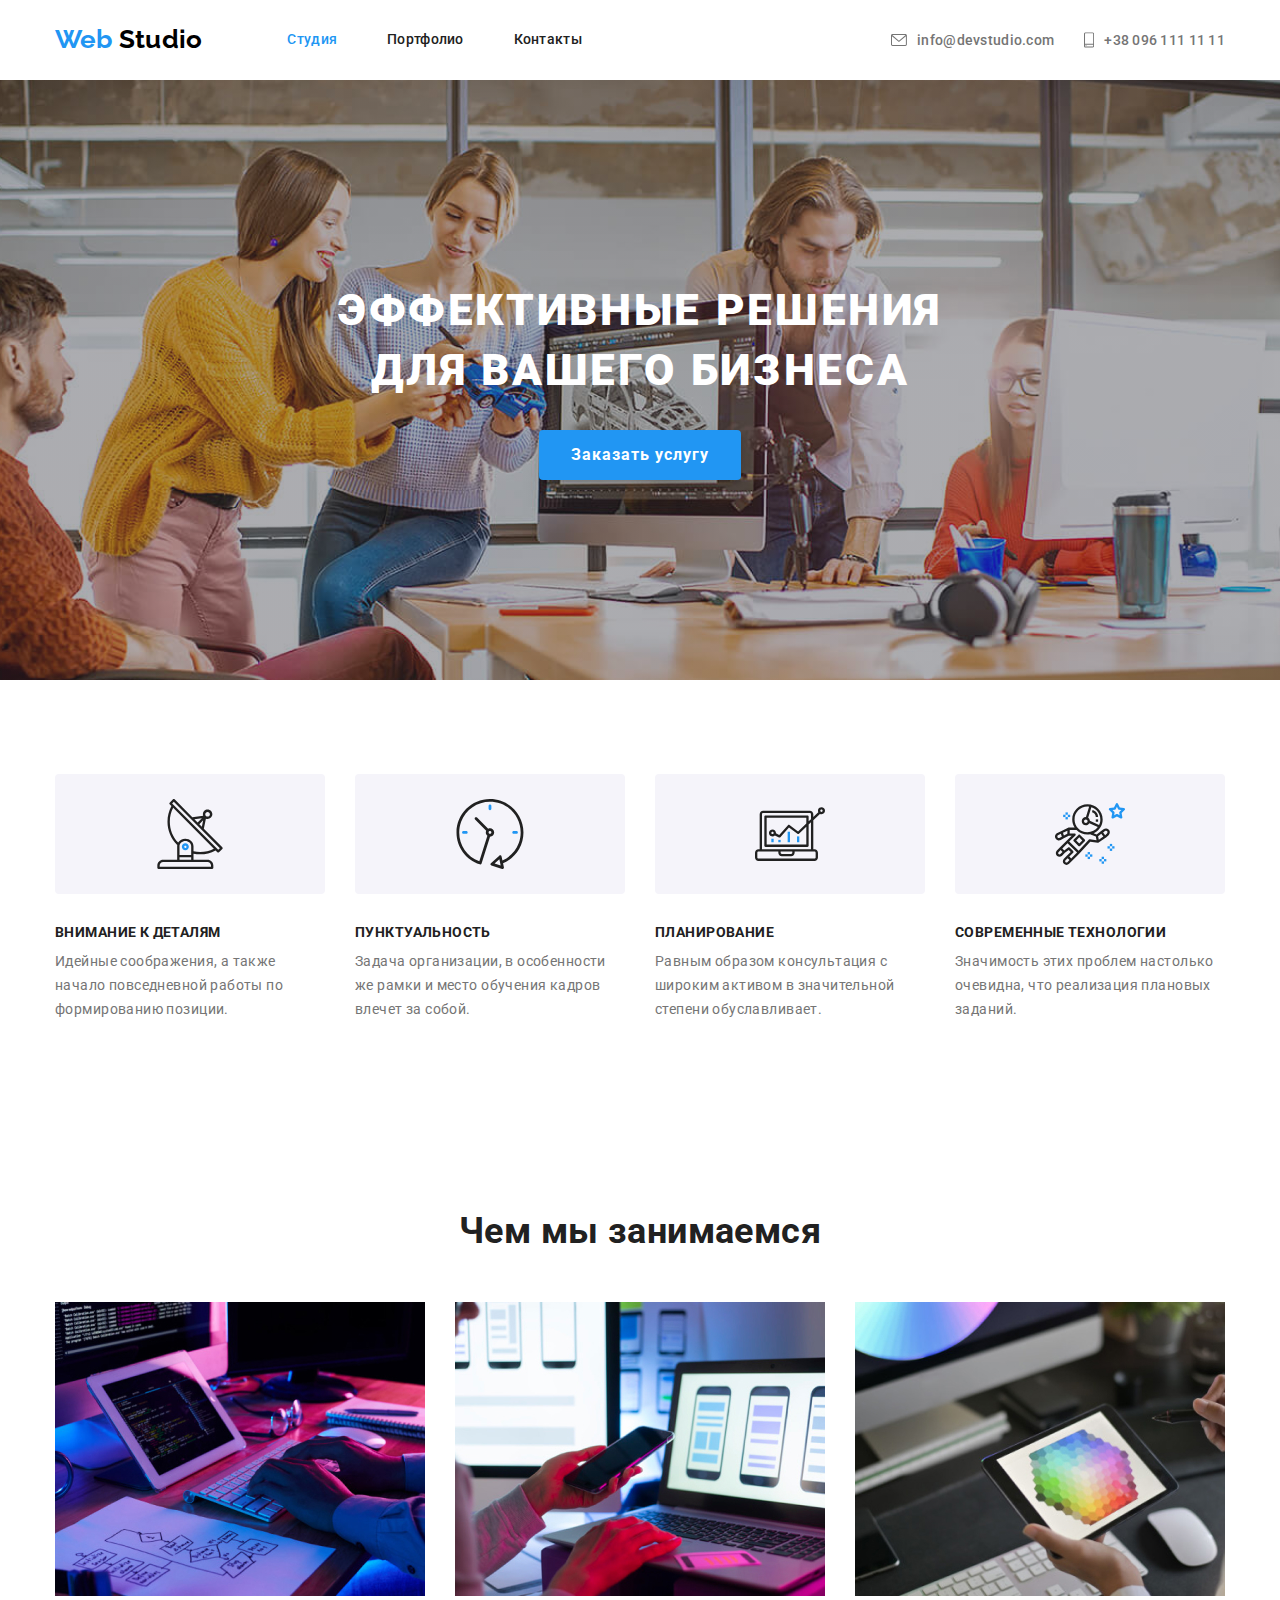
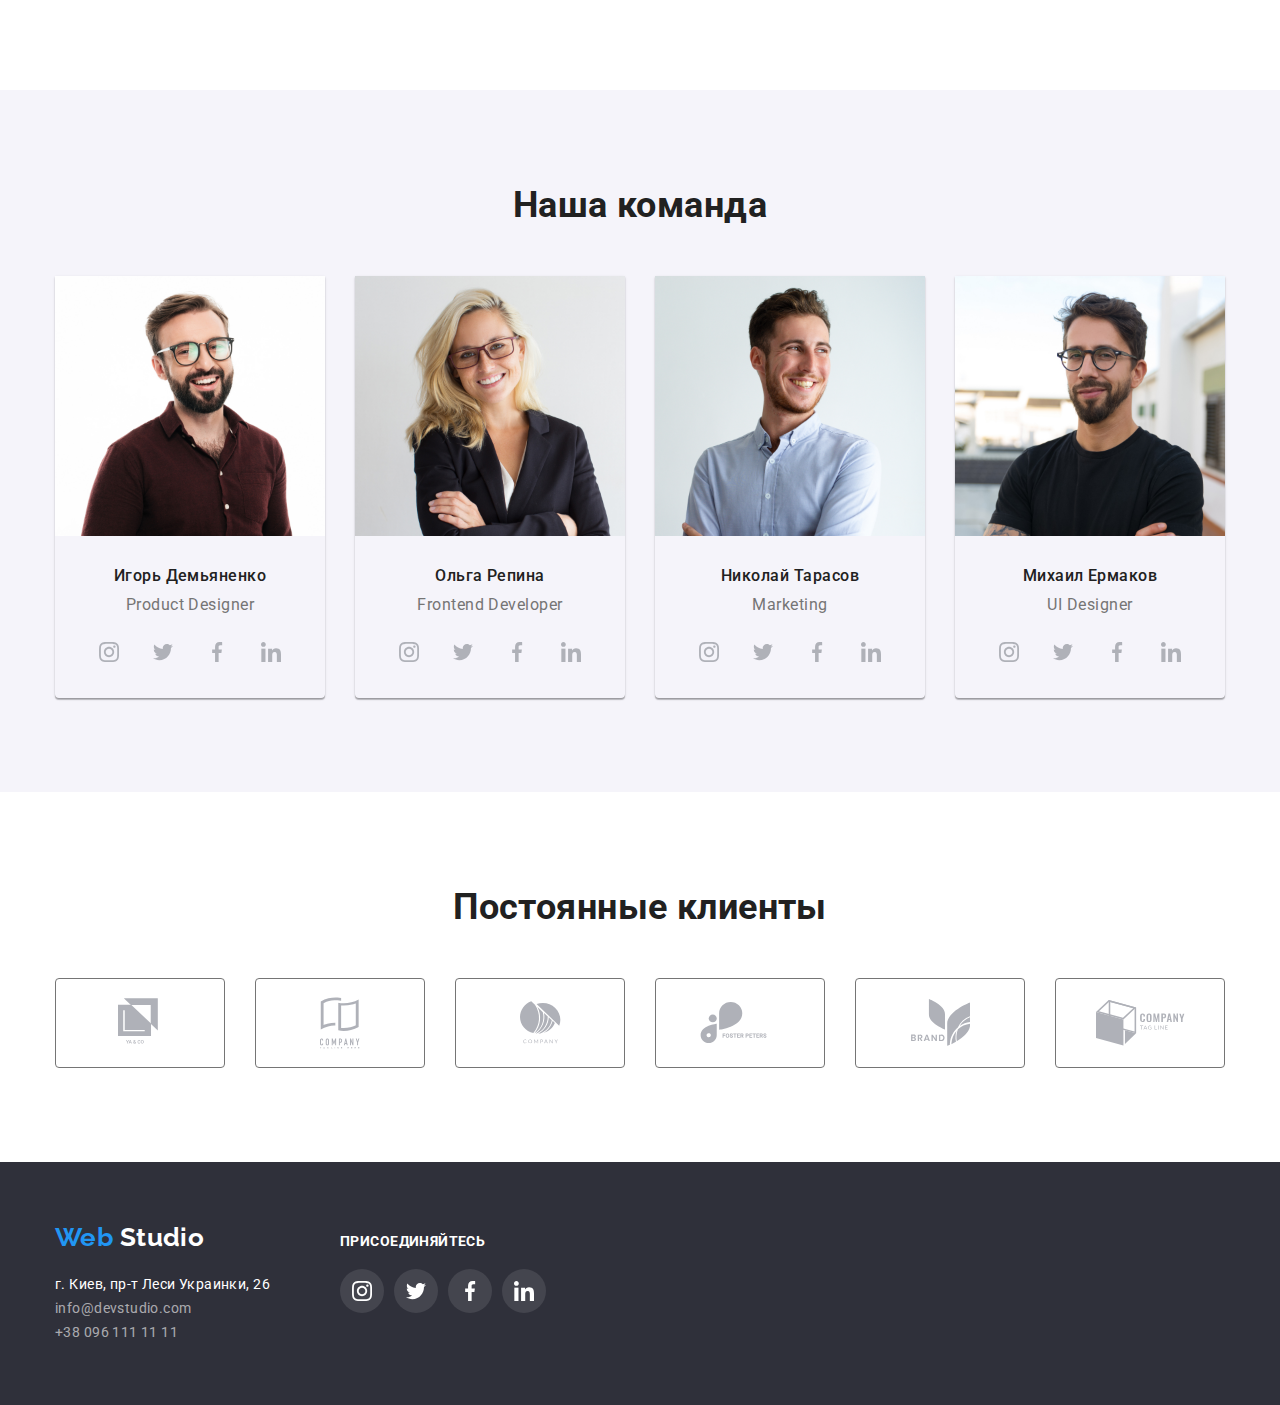
<file: index.html>
<!DOCTYPE html>
<html lang="en">
  <head>
    <meta charset="UTF-8" />
    <meta name="viewport" content="width=device-width, initial-scale=1.0" />
    <meta http-equiv="X-UA-Compatible" content="ie=edge" />
    <title>Web Studio</title>
    <link href="https://fonts.googleapis.com/css2?family=Raleway:wght@700&family=Roboto:wght@400;500;700;900&display=swap" rel="stylesheet" />
    <link rel="stylesheet" href="./css/normalize.css" />
    <link rel="stylesheet" href="./css/style.css" />
  </head>

  <body>
    <!-- Шапка сайта -->
    <header class="page-header">
      <div class="container flexbox">
        <nav class="navigation">
          <a class="logotype" href="./index.html"><span class="logotype-web">Web</span> Studio</a>
          <ul class="list menu-list">
            <li class="menu-item"><a href="./index.html" class="menu-link current">Студия</a></li>
            <li class="menu-item"><a href="./portfolio.html" class="menu-link">Портфолио</a></li>
            <li class="menu-item"><a href="#" class="menu-link">Контакты</a></li>
          </ul>
        </nav>
       
        <address class="adress-top">
        <ul class="list menu-contacts">
            <li class="mail">
              <a href="mailto:info@devstudio.com" class="email-link" aria-label="ссылка на почту">
                 <svg class="sprite-envelope" width="16" height="12">
                 <use href="./images/sprite_new.svg#icon-envelope_hover"></use>
                 </svg>
                info@devstudio.com
              </a>
            </li>

            <li class="phone">
              <a href="tel:+380961111111" class="phone-link" aria-label="телефон"> 
                 <svg class="sprite-smartphone" width="10" height="16">
                 <use href="./images/sprite_new.svg#icon-smartphone"></use>
                 </svg>
                +38 096 111 11 11</a>
            </li>
        </ul>
      </address>
      </div>
    </header>

    <main>
    <section class="hero">
    <!-- our landmarks -->
     <div class="container">
      <div>
        <h1 class="hero-title">Эффективные решения <br />для вашего бизнеса</h1>
        <button class="btn">Заказать услугу</button>
      </div>
     </div>
    </section>

    <section class="section">
      <div class="container">
      <ul class="list principles">
        <li class="priorities">
          <div class="cover" aria-label="внимание к деталям">
            <svg class="sprite-antenna" width="70" height="70">
              <use href="./images/sprite_new.svg#icon-antenna1"></use>
            </svg>
          </div>
          <h3 class="title-label">Внимание к деталям</h3>
          <p class="section-description">Идейные соображения, а также начало повседневной работы по формированию позиции.</p>
        </li>
     
        <li class="priorities">
          <div class="cover" aria-label="пунктуальность">
            <svg class="sprite-clock" width="70" height="70">
              <use href="./images/sprite_new.svg#icon-clock1"></use>
            </svg>
          </div>
          <h3 class="title-label">Пунктуальность</h3>
          <p class="section-description">Задача организации, в особенности же рамки и место обучения кадров влечет за собой.</p>
        </li>
     
        <li class="priorities">
          <div class="cover" aria-label="планирование">
            <svg class="sprite-diagram" width="70" height="70">
              <use href="./images/sprite_new.svg#icon-diagram1"></use>
            </svg>
          </div>
          <h3 class="title-label">Планирование</h3>
          <p class="section-description">Равным образом консультация с широким активом в значительной степени обуславливает.</p>
        </li>
     
        <li class="priorities">
          <div class="cover" aria-label="технологии">
            <svg class="sprite-diagram" width="70" height="70">
              <use href="./images/sprite_new.svg#icon-astronaut1"></use>
            </svg>
          </div>
          <h3 class="title-label">Современные технологии</h3>
          <p class="section-description">Значимость этих проблем настолько очевидна, что реализация плановых заданий.</p>
        </li>
      </ul>
      </div>
    </section>

    <!-- activity -->
    <section class="section">
      <div class="container">
        <h2 class="section-title">Чем мы занимаемся</h2>
      <ul class="list activity-list">
        <li class="activity-item">
          <img class="activity-picture" src="./images/desktop.jpg" width="370" alt="приложение"/>
          <!-- <h3 class="activity">Десктопные приложения</h3> -->
        </li>
      
        <li class="activity-item">
          <img class="activity-picture" src="./images/mobile.jpg" width="370" alt="телефон"/>
         <!-- <h3 class="activity">Мобильные приложения</h3> -->
        </li>
      
        <li class="activity-item">
          <img class="activity-picture" src="./images/monitor.jpg" width="370" alt="монитор"/>
         <!-- <h3 class="activity">Дизайнерские решения</h3> -->
        </li>
      </ul>
      </div>
      </section>
        
    <!-- our team -->
    <section class="teams">
      <div class="container">
      <h2 class="section-title">Наша команда</h2>
      <ul class="list team-list">
        <li class="team-item">
          <img class="member" src="./images/ihor.jpg" width="270" alt="фото Игорь"/>
          <h3 class="member-name" lang="ru">Игорь Демьяненко</h3>
          <p class="member-position" lang="en">Product Designer</p>

        <ul class="list">
            <li class="icon-list">
              <a href="https://www.instagram.com/" target="_blank" rel="noopener noreferrer" aria-label="ссылка на instagram" class="icon">
                <svg class="smm-icon" width="20" height="20">
                  <use href="./images/sprite_new.svg#icon-instagram2"></use>
                </svg>
              </a>
            </li>

            <li class="icon-list">
              <a href="https://twitter.com/" target="_blank" rel="noopener noreferrer" aria-label="ссылка на twitter" class="icon">
                <svg class="smm-icon" width="20" height="20">
                  <use href="./images/sprite_new.svg#icon-twitter1"></use>
                </svg>
              </a>
            </li>

            <li class="icon-list">
              <a href="https://facebook.com/" target="_blank" rel="noopener noreferrer" aria-label="ссылка на facebook" class="icon">
                <svg class="smm-icon" width="20" height="20">
                  <use href="./images/sprite_new.svg#icon-facebook1"></use>
                </svg>
              </a>
            </li>

            <li class="icon-list">
              <a href="https://www.linkedin.com" target="_blank" rel="noopener noreferrer" aria-label="ссылка на linkedin" class="icon">
                <svg class="smm-icon" width="20" height="20">
                  <use href="./images/sprite_new.svg#icon-linkedin1"></use>
                </svg>
                </a>
            </li>
        </ul>

        </li>
      
        <li class="team-item">
          <img class="member" src="./images/olga.jpg" width="270" alt="фото Ольга"/>
          <h3 class="member-name" lang="ru">Ольга Репина</h3>
          <p class="member-position" lang="en">Frontend Developer</p>

          <ul class="list">
            <li class="icon-list">
              <a href="https://www.instagram.com/" target="_blank" rel="noopener noreferrer" aria-label="ссылка на instagram" class="icon">
                <svg class="smm-icon" width="20" height="20">
                  <use href="./images/sprite_new.svg#icon-instagram2"></use>
                </svg>
              </a>
            </li>

            <li class="icon-list">
              <a href="https://twitter.com/" target="_blank" rel="noopener noreferrer" aria-label="ссылка на twitter" class="icon">
                <svg class="smm-icon" width="20" height="20">
                  <use href="./images/sprite_new.svg#icon-twitter1"></use>
                </svg>
              </a>
            </li>

            <li class="icon-list">
              <a href="https://facebook.com/" target="_blank" rel="noopener noreferrer" aria-label="ссылка на facebook" class="icon">
                <svg class="smm-icon" width="20" height="20">
                  <use href="./images/sprite_new.svg#icon-facebook1"></use>
                </svg>
              </a>
            </li>

            <li class="icon-list">
              <a href="https://www.linkedin.com" target="_blank" rel="noopener noreferrer" aria-label="ссылка на linkedin" class="icon">
                <svg class="smm-icon" width="20" height="20">
                  <use href="./images/sprite_new.svg#icon-linkedin1"></use>
                </svg>
                </a>
            </li>
        </ul>

        </li>
      
        <li class="team-item">
          <img class="member" src="./images/nikola.jpg" width="270" alt="фото Николай"/>
          <h3 class="member-name" lang="ru">Николай Тарасов</h3>
          <p class="member-position" lang="en">Marketing</p>

          <ul class="list">
            <li class="icon-list">
              <a href="https://www.instagram.com/" target="_blank" rel="noopener noreferrer" aria-label="ссылка на instagram" class="icon">
                <svg class="smm-icon" width="20" height="20">
                  <use href="./images/sprite_new.svg#icon-instagram2"></use>
                </svg>
              </a>
            </li>

            <li class="icon-list">
              <a href="https://twitter.com/" target="_blank" rel="noopener noreferrer" aria-label="ссылка на twitter" class="icon">
                <svg class="smm-icon" width="20" height="20">
                  <use href="./images/sprite_new.svg#icon-twitter1"></use>
                </svg>
              </a>
            </li>

            <li class="icon-list">
              <a href="https://facebook.com/" target="_blank" rel="noopener noreferrer" aria-label="ссылка на facebook" class="icon">
                <svg class="smm-icon" width="20" height="20">
                  <use href="./images/sprite_new.svg#icon-facebook1"></use>
                </svg>
              </a>
            </li>

            <li class="icon-list">
              <a href="https://www.linkedin.com" target="_blank" rel="noopener noreferrer" aria-label="ссылка на linkedin" class="icon">
                <svg class="smm-icon" width="20" height="20">
                  <use href="./images/sprite_new.svg#icon-linkedin1"></use>
                </svg>
                </a>
            </li>
        </ul>

        </li>

        <li class="team-item">
          <img class="member" src="./images/mich.jpg" width="270" alt="фото Михаил"/>
          <h3 class="member-name" lang="ru">Михаил Ермаков</h3>
          <p class="member-position" lang="en">UI Designer</p>

          <ul class="list">
            <li class="icon-list">
              <a href="https://www.instagram.com/" target="_blank" rel="noopener noreferrer" aria-label="ссылка на instagram" class="icon">
                <svg class="smm-icon" width="20" height="20">
                  <use href="./images/sprite_new.svg#icon-instagram2"></use>
                </svg>
              </a>
            </li>

            <li class="icon-list">
              <a href="https://twitter.com/" target="_blank" rel="noopener noreferrer" aria-label="ссылка на twitter" class="icon">
                <svg class="smm-icon" width="20" height="20">
                  <use href="./images/sprite_new.svg#icon-twitter1"></use>
                </svg>
              </a>
            </li>

            <li class="icon-list">
              <a href="https://facebook.com/" target="_blank" rel="noopener noreferrer" aria-label="ссылка на facebook" class="icon">
                <svg class="smm-icon" width="20" height="20">
                  <use href="./images/sprite_new.svg#icon-facebook1"></use>
                </svg>
              </a>
            </li>

            <li class="icon-list">
              <a href="https://www.linkedin.com" target="_blank" rel="noopener noreferrer" aria-label="ссылка на linkedin" class="icon">
                <svg class="smm-icon" width="20" height="20">
                  <use href="./images/sprite_new.svg#icon-linkedin1"></use>
                </svg>
                </a>
            </li>
        </ul>

        </li>
      </ul>
      </div>
    </section>

    <!-- repeated customers -->
    <section class="section-customers">
      <div class="container">
      <h2 class="section-title">Постоянные клиенты</h2>
      <ul class="list site-nav">
        <li class="partner">
          <a href="#" class="link" target="_blank" rel="noopener noreferrer" aria-label="ссылка на Логотип">
            <svg class="sprite-client" width="44" height="49">
              <use href="./images/sprite_new.svg#icon-logo1"></use>
            </svg>
          </a>
        </li>
        <li class="partner">
          <a href="#" class="link" target="_blank" rel="noopener noreferrer" aria-label="ссылка на Логотип">
            <svg class="sprite-client" width="40" height="52">
              <use href="./images/sprite_new.svg#icon-logo2"></use>
            </svg>
          </a>
        </li>
        <li class="partner">
          <a href="#" class="link" target="_blank" rel="noopener noreferrer" aria-label="ссылка на Логотип">
            <svg class="sprite-client" width="41" height="43">
              <use href="./images/sprite_new.svg#icon-logo3"></use>
            </svg>
          </a>
        </li>
        <li class="partner">
          <a href="#" class="link" target="_blank" rel="noopener noreferrer" aria-label="ссылка на Логотип">
            <svg class="sprite-client" width="80" height="42">
              <use href="./images/sprite_new.svg#icon-logo4"></use>
            </svg>
          </a>
        </li>
        <li class="partner">
        <a href="#" class="link" target="_blank" rel="noopener noreferrer" aria-label="ссылка на Логотип">
          <svg class="sprite-client" width="59" height="47">
            <use href="./images/sprite_new.svg#icon-logo5"></use>
          </svg>
        </a>
        </li>
        <li class="partner">
        <a href="#" class="link" target="_blank" rel="noopener noreferrer" aria-label="ссылка на Логотип">
          <svg class="sprite-client" width="89" height="46">
            <use href="./images/sprite_new.svg#icon-logo6"></use>
          </svg>
        </a>
        </li>
      </ul>
      </div>
    </section>
  </main>
  
    <footer class="page-footer">
        <div class="container footer-flexbox">

          <div class="basement">
          <a class="logo" href="./index.html"><span class="logo-web">Web</span> Studio</a>

          <address class="adress contacts-item">
            <a href="https://www.google.com/maps/place" class="contacts-link-adress">г. Киев, пр-т Леси Украинки, 26</a><br />
            <a href="mailto:info@devstudio.com" class="contacts-link-email">info@devstudio.com</a><br />
            <a href="tel:+380961111111" class="contacts-link-phone">+38 096 111 11 11</a><br />
          </address>
          </div>

        <div class="footer-form">
          <b class="social footer-flexbox">Присоединяйтесь</b>
      <ul class="list social-list">
        <li class="social-item">
            <a href="#" class="social-link" target="_blank" rel="noopener noreferrer" aria-label="ссылка на instagram">
              <svg class="smm-icon" width="20" height="20">
                <use href="./images/sprite_new.svg#icon-instagram2_footer"></use>
              </svg>
            </a>
        </li>
        <li class="social-item">
            <a href="#" class="social-link" target="_blank" rel="noopener noreferrer" aria-label="ссылка на twitter">
              <svg class="smm-icon" width="20" height="20">
                <use href="./images/sprite_new.svg#icon-twitter1_footer"></use>
              </svg>
            </a>
        </li>
        <li class="social-item">
            <a href="#" class="social-link" target="_blank" rel="noopener noreferrer" aria-label="ссылка на facebook">
              <svg class="smm-icon" width="20" height="20">
                <use href="./images/sprite_new.svg#icon-facebook1_footer"></use>
              </svg>
            </a>
        </li>
        <li class="social-item">
            <a href="#" class="social-link" target="_blank" rel="noopener noreferrer" aria-label="ссылка на linkedin">
              <svg class="smm-icon" width="20" height="20">
                <use href="./images/sprite_new.svg#icon-linkedin1_footer"></use>
              </svg>
            </a>
        </li>
      </ul>
        </div>
    </div>
    </footer>
 </body>
</html>
</file>
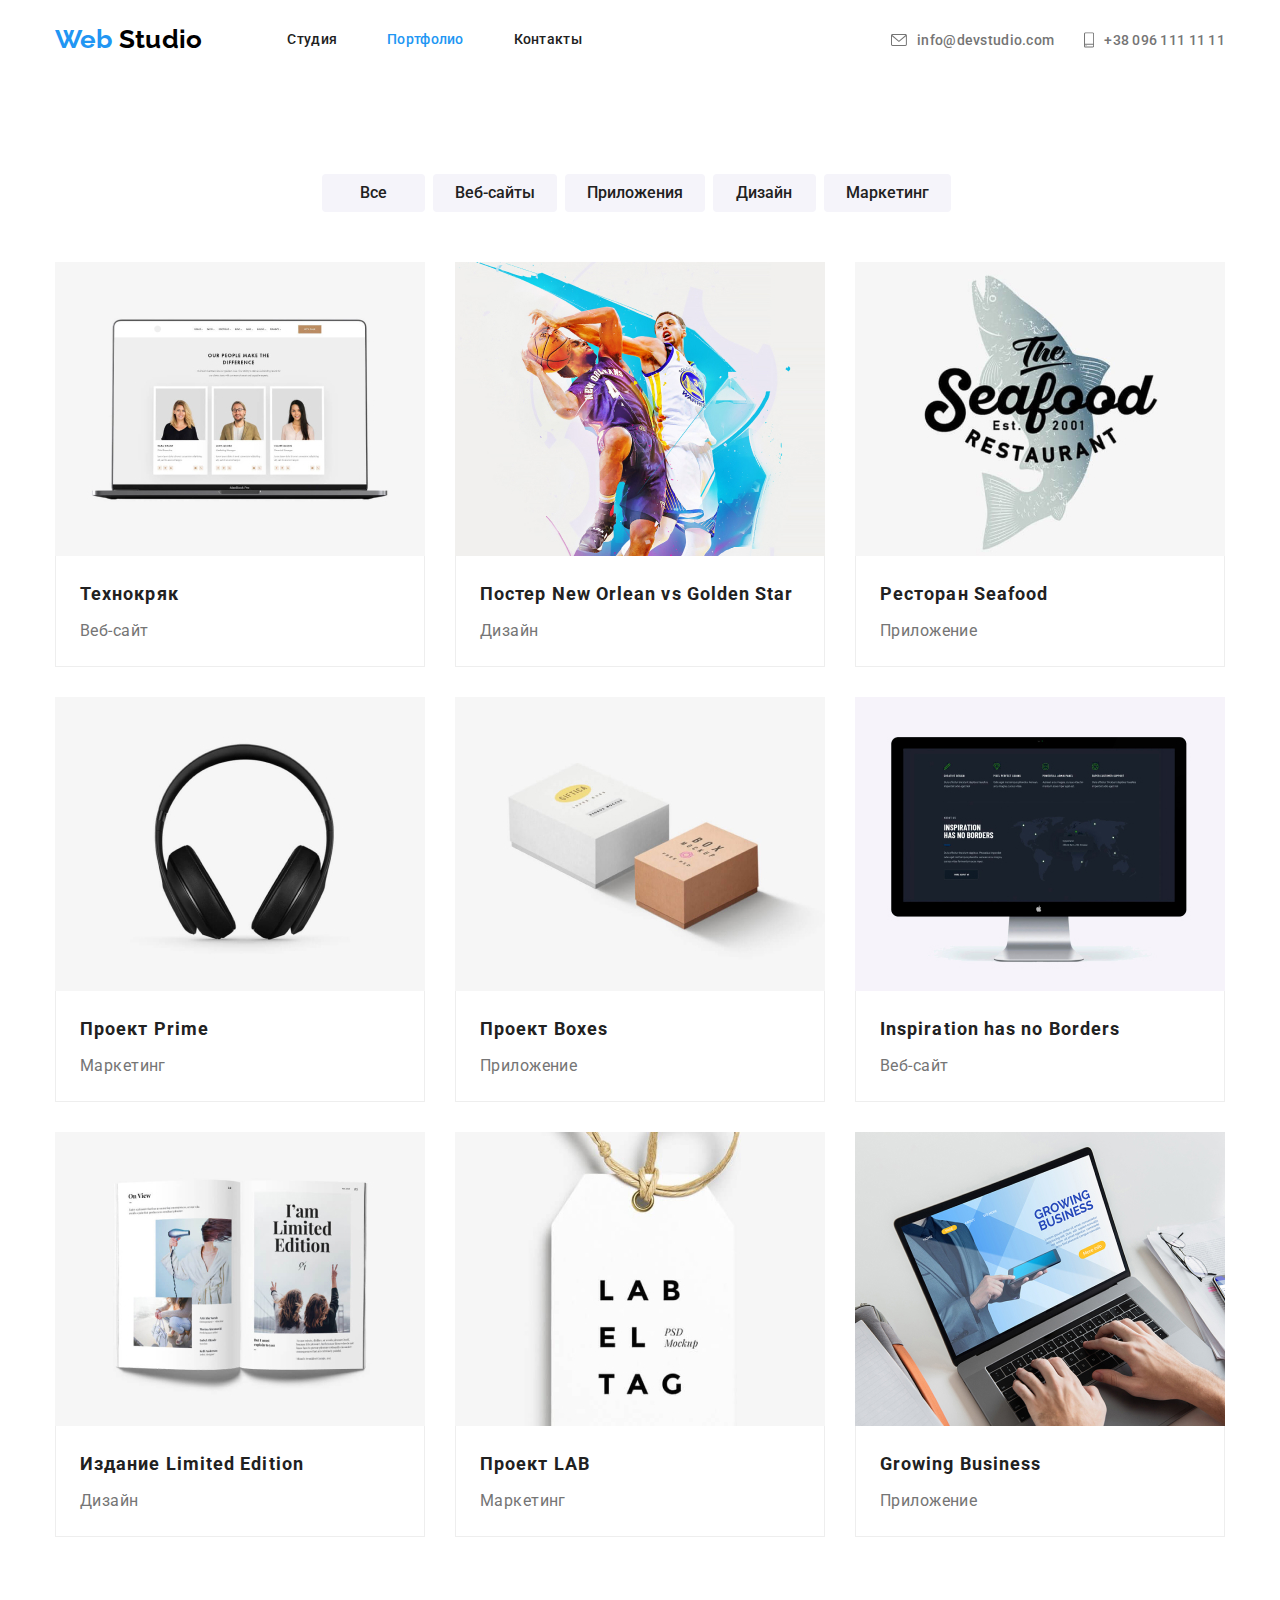
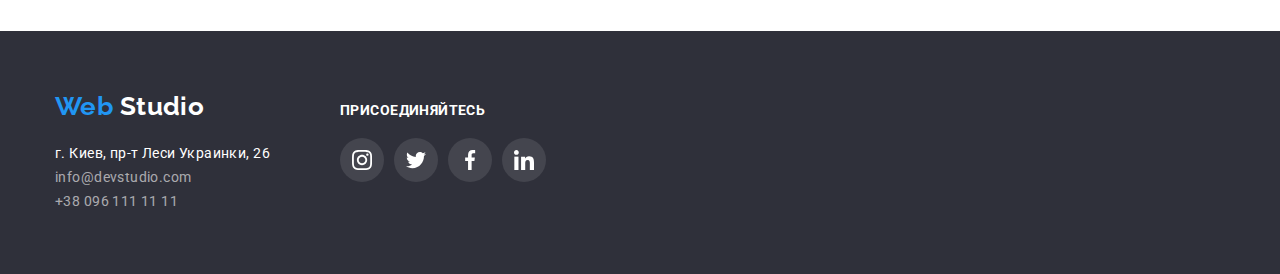
<file: portfolio.html>
<!DOCTYPE html>
<html lang="en">
  <head>
    <meta charset="UTF-8" />
    <meta name="viewport" content="width=device-width, initial-scale=1.0" />
    <meta http-equiv="X-UA-Compatible" content="ie=edge" />
    <title>Portfolio</title>
    <link href="https://fonts.googleapis.com/css2?family=Raleway:wght@700&family=Roboto:wght@400;500;700;900&display=swap" rel="stylesheet" />
    <link rel="stylesheet" href="./css/normalize.css" />
    <link rel="stylesheet" href="./css/style.css" />
  </head>

  <body>
    <header class="page-header section-header">
      <div class="container flexbox">
          <nav class="navigation">
            <a class="logotype" href="./index.html"><span class="logotype-web">Web</span> Studio</a>
          <ul class="list menu-list">
            <li class="menu-item"><a href="./index.html" class="menu-link">Студия</a></li>
            <li class="menu-item"><a href="./portfolio.html" class="menu-link current">Портфолио</a></li>
            <li class="menu-item"><a href="#" class="menu-link">Контакты</a></li>
          </ul>
        </nav>
       
        <address class="adress-top">
          <ul class="list menu-contacts">
              <li class="mail">
                <a href="mailto:info@devstudio.com" class="email-link" aria-label="ссылка на почту">
                   <svg class="sprite-envelope" width="16" height="12">
                   <use href="./images/sprite_new.svg#icon-envelope_hover"></use>
                   </svg>
                  info@devstudio.com
                </a>
              </li>
  
              <li class="phone">
                <a href="tel:+380961111111" class="phone-link" aria-label="телефон"> 
                   <svg class="sprite-smartphone" width="10" height="16">
                   <use href="./images/sprite_new.svg#icon-smartphone"></use>
                   </svg>
                  +38 096 111 11 11</a>
              </li>
          </ul>
        </address>
        </div>
    </header>

    <main>
      <h1 hidden>Контент страницы Portfolio</h1>
    <section class="section-portfolio">
      <!-- buttons and all -->
      <div class="container">
      <h2 hidden>Фильтры Portfolio</h2>
      <ul class="list btn-list">
        <li class="btn-list-item"><button class="btn-portfolio">Все</button></li>
        <li class="btn-list-item"><button class="btn-portfolio">Веб-сайты</button></li>
        <li class="btn-list-item"><button class="btn-portfolio">Приложения</button></li>
        <li class="btn-list-item"><button class="btn-portfolio">Дизайн</button></li>
        <li class="btn-list-item"><button class="btn-portfolio">Маркетинг</button></li>
      </ul>
     
      <ul class="list portfolio">
        <li class="portfolio-item"> 
          <a class="filtre" href="">
          <img class="example" src="./images/techno.jpg" width="370" alt="Технокряк"/>
          <div class="discription">
          <h3 class="menu-portfolio" lang="ru">Технокряк</h3>
          <p class="filtre-portfolio" lang="ru">Веб-сайт</p>
          <!-- <p class="text-filtre" lang="ru">
            Технокряк это современная площадка распространения коронавируса. Компании используют эту платформу для цифрового шпионажа и атак на защищённые сервера конкурентов.
          </p> -->
          </div>  
        </a>
        </li>

        <li class="portfolio-item">
          <a class="filtre" href="">
          <img class="example" src="./images/basket.jpg" width="370" alt="постер баскетболистов"/>
          <div class="discription">
          <h3 class="menu-portfolio" lang="en">Постер New Orlean vs Golden Star</h3>
          <p class="filtre-portfolio" lang="ru">Дизайн</p>
          <!-- <p class="text-filtre" lang="ru">
            Технокряк это современная площадка распространения коронавируса. Компании используют эту платформу для цифрового шпионажа и атак на защищённые сервера конкурентов.
          </p> -->
          </div>
          </a>
        </li>
      
        <li class="portfolio-item">
          <a class="filtre" href="">
          <img class="example" src="./images/seafood.jpg" width="370" alt="ресторан seafood"/>
          <div class="discription">
          <h3 class="menu-portfolio" lang="en">Ресторан Seafood</h3>
          <p class="filtre-portfolio" lang="ru">Приложение</p>
          <!-- <p class="text-filtre" lang="ru">
            Технокряк это современная площадка распространения коронавируса. Компании используют эту платформу для цифрового шпионажа и атак на защищённые сервера конкурентов.
          </p> -->
          </div>
          </a>
        </li>

        <li class="portfolio-item">
          <a class="filtre" href="">
          <img class="example" src="./images/prime.jpg" width="370" alt="проект prime"/>
          <div class="discription">
          <h3 class="menu-portfolio" lang="en">Проект Prime</h3>
          <p class="filtre-portfolio" lang="ru">Маркетинг</p>
          <!-- <p class="text-filtre" lang="ru">
            Технокряк это современная площадка распространения коронавируса. Компании используют эту платформу для цифрового шпионажа и атак на защищённые сервера конкурентов.
          </p> -->
          </div>
          </a>
        </li>

        <li class="portfolio-item">
          <a class="filtre" href="">
          <img class="example" src="./images/boxes.jpg" width="370" alt="проект boxes"/>
          <div class="discription">
          <h3 class="menu-portfolio" lang="en">Проект Boxes</h3>
          <p class="filtre-portfolio" lang="ru">Приложение</p>
         <!-- <p class="text-filtre" lang="ru">
            Технокряк это современная площадка распространения коронавируса. Компании используют эту платформу для цифрового шпионажа и атак на защищённые сервера конкурентов.
          </p> -->
          </div>
          </a>
        </li>

        <li class="portfolio-item">
          <a class="filtre" href="">
          <img class="example" src="./images/borders.jpg" width="370" alt="Borders"/>
          <div class="discription">
          <h3 class="menu-portfolio" lang="en">Inspiration has no Borders</h3>
          <p class="filtre-portfolio" lang="ru">Веб-сайт</p>
          <!-- <p class="text-filtre" lang="ru">
            Технокряк это современная площадка распространения коронавируса. Компании используют эту платформу для цифрового шпионажа и атак на защищённые сервера конкурентов.
          </p> -->
          </div>
          </a>
        </li>

        <li class="portfolio-item">
          <a class="filtre" href="">
          <img class="example" src="./images/limited_edition.jpg" width="370" alt="издание Limited Edition"/>
          <div class="discription">
          <h3 class="menu-portfolio" lang="en">Издание Limited Edition</h3>
          <p class="filtre-portfolio" lang="ru">Дизайн</p>
          <!-- <p class="text-filtre" lang="ru">
            Технокряк это современная площадка распространения коронавируса. Компании используют эту платформу для цифрового шпионажа и атак на защищённые сервера конкурентов.
          </p> -->
          </div>
          </a>
        </li>

        <li class="portfolio-item">
          <a class="filtre" href="">
          <img class="example" src="./images/lab.jpg" width="370" alt="Проект LAB"/>
          <div class="discription">
          <h3 class="menu-portfolio" lang="en">Проект LAB</h3>
          <p class="filtre-portfolio" lang="ru">Маркетинг</p>
          <!-- <p class="text-filtre" lang="ru">
            Технокряк это современная площадка распространения коронавируса. Компании используют эту платформу для цифрового шпионажа и атак на защищённые сервера конкурентов.
          </p> -->
          </div>
          </a>
        </li>

        <li class="portfolio-item">
          <a class="filtre" href="">
          <img class="example" src="./images/growing_business.jpg" width="370" alt="Growing Business"/>
          <div class="discription">
          <h3 class="menu-portfolio" lang="en">Growing Business</h3>
          <p class="filtre-portfolio" lang="ru">Приложение</p>
          <!-- <p class="text-filtre" lang="ru">
            Технокряк это современная площадка распространения коронавируса. Компании используют эту платформу для цифрового шпионажа и атак на защищённые сервера конкурентов.
          </p> -->
          </div>
          </a>
        </li>
      </ul>
    </div>
    </section>
   </main>
  
   <footer class="page-footer">
    <div class="container footer-flexbox">
      <div class="basement">
      <a class="logo" href="./index.html"><span class="logo-web">Web</span> Studio</a>

          <address class="adress contacts-item">
            <a href="https://www.google.com/maps/place" class="contacts-link-adress">г. Киев, пр-т Леси Украинки, 26</a><br />
            <a href="mailto:info@devstudio.com" class="contacts-link-email">info@devstudio.com</a><br />
            <a href="tel:+380961111111" class="contacts-link-phone">+38 096 111 11 11</a><br />
          </address>
      </div>

      <div class="footer-form">
        <b class="social footer-flexbox">Присоединяйтесь</b>
    <ul class="list social-list">
      <li class="social-item">
          <a href="#" class="social-link" target="_blank" rel="noopener noreferrer" aria-label="ссылка на instagram">
            <svg class="smm-icon" width="20" height="20">
              <use href="./images/sprite_new.svg#icon-instagram2_footer"></use>
            </svg>
          </a>
      </li>
      <li class="social-item">
          <a href="#" class="social-link" target="_blank" rel="noopener noreferrer" aria-label="ссылка на twitter">
            <svg class="smm-icon" width="20" height="20">
              <use href="./images/sprite_new.svg#icon-twitter1_footer"></use>
            </svg>
          </a>
      </li>
      <li class="social-item">
          <a href="#" class="social-link" target="_blank" rel="noopener noreferrer" aria-label="ссылка на facebook">
            <svg class="smm-icon" width="20" height="20">
              <use href="./images/sprite_new.svg#icon-facebook1_footer"></use>
            </svg>
          </a>
      </li>
      <li class="social-item">
          <a href="#" class="social-link" target="_blank" rel="noopener noreferrer" aria-label="ссылка на linkedin">
            <svg class="smm-icon" width="20" height="20">
              <use href="./images/sprite_new.svg#icon-linkedin1_footer"></use>
            </svg>
          </a>
      </li>
    </ul>
      </div>
  </div>
  </footer>
  </body>
</html>
</file>
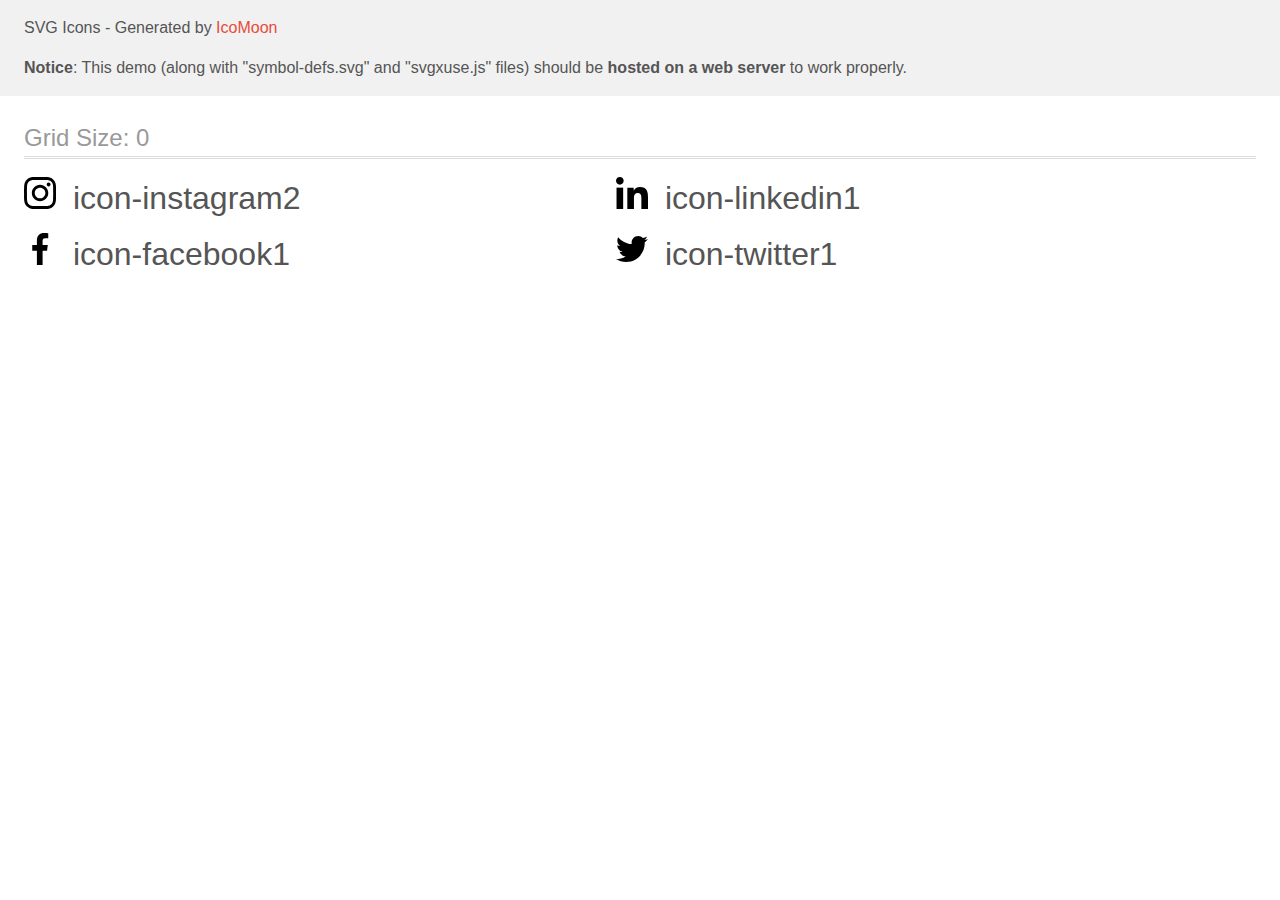
<file: images/icomoon/demo-external-svg.html>
<!doctype html>
<html>
<head>
    <title>IcoMoon - SVG Icons</title>
    <meta charset="utf-8">
    <meta name="viewport" content="width=device-width, initial-scale=1">
    <link rel="stylesheet" href="demo-files/demo.css">
    <link rel="stylesheet" href="style.css">
</head>
<body>
<header class="bgc1 clearfix">
<div class="mhl">
    <p>SVG Icons - Generated by <a href="https://icomoon.io/app">IcoMoon</a></p><p><strong>Notice</strong>: This demo (along with "symbol-defs.svg" and "svgxuse.js" files) should be <b>hosted on a web server</b> to work properly.</p>
</div>
</header>
    <div class="clearfix mhl ptl">
        <h1 class="mvm mtn fgc1">Grid Size: 0</h1>
        <div class="glyph fs1">
            <div class="clearfix pbs">
                <svg class="icon icon-instagram2"><use xlink:href="symbol-defs.svg#icon-instagram2"></use></svg><span class="name"> icon-instagram2</span>
            </div>
        </div>
        <div class="glyph fs1">
            <div class="clearfix pbs">
                <svg class="icon icon-linkedin1"><use xlink:href="symbol-defs.svg#icon-linkedin1"></use></svg><span class="name"> icon-linkedin1</span>
            </div>
        </div>
        <div class="glyph fs1">
            <div class="clearfix pbs">
                <svg class="icon icon-facebook1"><use xlink:href="symbol-defs.svg#icon-facebook1"></use></svg><span class="name"> icon-facebook1</span>
            </div>
        </div>
        <div class="glyph fs1">
            <div class="clearfix pbs">
                <svg class="icon icon-twitter1"><use xlink:href="symbol-defs.svg#icon-twitter1"></use></svg><span class="name"> icon-twitter1</span>
            </div>
        </div>
  </div>
<script defer src="svgxuse.js"></script>
</body>
</html>
</file>
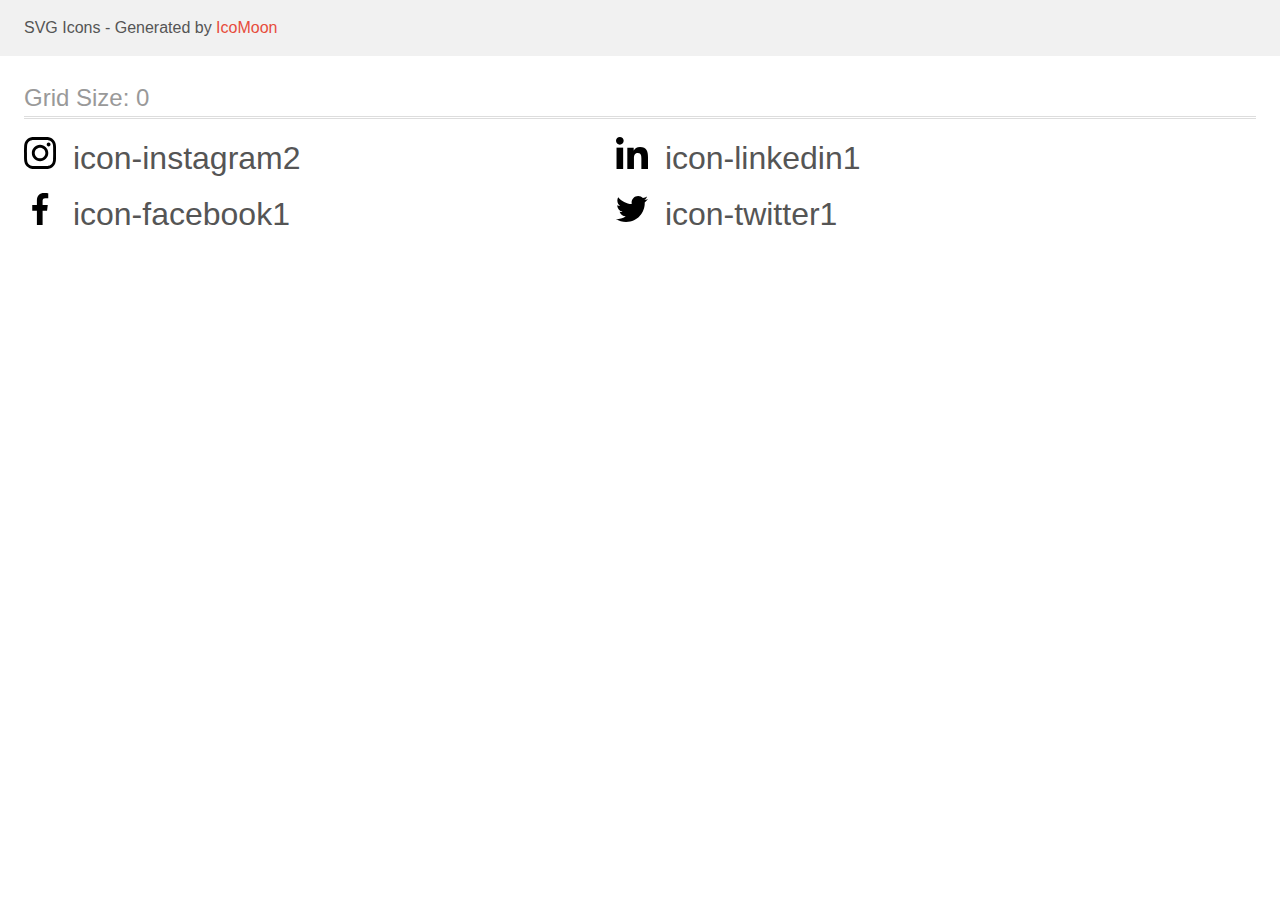
<file: images/icomoon/demo.html>
<!doctype html>
<html>
<head>
    <title>IcoMoon - SVG Icons</title>
    <meta charset="utf-8">
    <meta name="viewport" content="width=device-width, initial-scale=1">
    <link rel="stylesheet" href="demo-files/demo.css">
    <link rel="stylesheet" href="style.css">
</head>
<body>
<svg aria-hidden="true" style="position: absolute; width: 0; height: 0; overflow: hidden;" version="1.1" xmlns="http://www.w3.org/2000/svg" xmlns:xlink="http://www.w3.org/1999/xlink">
<defs>
<symbol id="icon-instagram2" viewBox="0 0 32 32">
<path d="M31.969 9.408c-0.075-1.7-0.35-2.869-0.744-3.882-0.406-1.075-1.031-2.038-1.85-2.838-0.8-0.813-1.769-1.444-2.832-1.844-1.019-0.394-2.182-0.669-3.882-0.744-1.713-0.081-2.257-0.1-6.601-0.1s-4.888 0.019-6.595 0.094c-1.7 0.075-2.869 0.35-3.882 0.744-1.075 0.406-2.038 1.031-2.838 1.85-0.813 0.8-1.444 1.769-1.844 2.832-0.394 1.019-0.669 2.182-0.744 3.882-0.081 1.713-0.1 2.257-0.1 6.601s0.019 4.888 0.094 6.595c0.075 1.7 0.35 2.869 0.744 3.882 0.406 1.075 1.038 2.038 1.85 2.838 0.8 0.813 1.769 1.444 2.832 1.844 1.019 0.394 2.182 0.669 3.882 0.744 1.706 0.075 2.25 0.094 6.595 0.094s4.888-0.019 6.595-0.094c1.7-0.075 2.869-0.35 3.882-0.744 2.151-0.832 3.851-2.532 4.682-4.682 0.394-1.019 0.669-2.182 0.744-3.882 0.075-1.707 0.094-2.251 0.094-6.595s-0.006-4.888-0.081-6.595zM29.087 22.473c-0.069 1.563-0.331 2.407-0.55 2.969-0.538 1.394-1.644 2.5-3.038 3.038-0.563 0.219-1.413 0.481-2.969 0.55-1.688 0.075-2.194 0.094-6.464 0.094s-4.782-0.019-6.464-0.094c-1.563-0.069-2.407-0.331-2.969-0.55-0.694-0.256-1.325-0.663-1.838-1.194-0.531-0.519-0.938-1.144-1.194-1.838-0.219-0.563-0.481-1.413-0.55-2.969-0.075-1.688-0.094-2.194-0.094-6.464s0.019-4.782 0.094-6.464c0.069-1.563 0.331-2.407 0.55-2.969 0.256-0.694 0.663-1.325 1.2-1.838 0.519-0.531 1.144-0.938 1.838-1.194 0.563-0.219 1.413-0.481 2.969-0.55 1.688-0.075 2.194-0.094 6.464-0.094 4.276 0 4.782 0.019 6.464 0.094 1.563 0.069 2.407 0.331 2.969 0.55 0.694 0.256 1.325 0.662 1.838 1.194 0.531 0.519 0.938 1.144 1.194 1.838 0.219 0.563 0.481 1.413 0.55 2.969 0.075 1.688 0.094 2.194 0.094 6.464s-0.019 4.77-0.094 6.458z"></path>
<path d="M16.059 7.783c-4.538 0-8.22 3.682-8.22 8.22s3.682 8.22 8.22 8.22c4.538 0 8.22-3.682 8.22-8.22s-3.682-8.22-8.22-8.22zM16.059 21.335c-2.944 0-5.332-2.388-5.332-5.332s2.388-5.332 5.332-5.332c2.944 0 5.332 2.388 5.332 5.332s-2.388 5.332-5.332 5.332z"></path>
<path d="M26.524 7.458c0 1.060-0.859 1.919-1.919 1.919s-1.919-0.859-1.919-1.919c0-1.060 0.859-1.919 1.919-1.919s1.919 0.859 1.919 1.919z"></path>
</symbol>
<symbol id="icon-linkedin1" viewBox="0 0 32 32">
<path d="M31.992 32v-0.001h0.008v-11.736c0-5.741-1.236-10.164-7.948-10.164-3.227 0-5.392 1.771-6.276 3.449h-0.093v-2.913h-6.364v21.364h6.627v-10.579c0-2.785 0.528-5.479 3.977-5.479 3.399 0 3.449 3.179 3.449 5.657v10.401h6.62z"></path>
<path d="M0.528 10.636h6.635v21.364h-6.635v-21.364z"></path>
<path d="M3.843 0c-2.121 0-3.843 1.721-3.843 3.843s1.721 3.879 3.843 3.879c2.121 0 3.843-1.757 3.843-3.879-0.001-2.121-1.723-3.843-3.843-3.843v0z"></path>
</symbol>
<symbol id="icon-facebook1" viewBox="0 0 32 32">
<path d="M21.329 5.313h2.921v-5.088c-0.504-0.069-2.237-0.225-4.256-0.225-4.212 0-7.097 2.649-7.097 7.519v4.481h-4.648v5.688h4.648v14.312h5.699v-14.311h4.46l0.708-5.688h-5.169v-3.919c0.001-1.644 0.444-2.769 2.735-2.769z"></path>
</symbol>
<symbol id="icon-twitter1" viewBox="0 0 32 32">
<path d="M32 6.078c-1.19 0.522-2.458 0.868-3.78 1.036 1.36-0.812 2.398-2.088 2.886-3.626-1.268 0.756-2.668 1.29-4.16 1.588-1.204-1.282-2.92-2.076-4.792-2.076-3.632 0-6.556 2.948-6.556 6.562 0 0.52 0.044 1.020 0.152 1.496-5.454-0.266-10.28-2.88-13.522-6.862-0.566 0.982-0.898 2.106-0.898 3.316 0 2.272 1.17 4.286 2.914 5.452-1.054-0.020-2.088-0.326-2.964-0.808 0 0.020 0 0.046 0 0.072 0 3.188 2.274 5.836 5.256 6.446-0.534 0.146-1.116 0.216-1.72 0.216-0.42 0-0.844-0.024-1.242-0.112 0.85 2.598 3.262 4.508 6.13 4.57-2.232 1.746-5.066 2.798-8.134 2.798-0.538 0-1.054-0.024-1.57-0.090 2.906 1.874 6.35 2.944 10.064 2.944 12.072 0 18.672-10 18.672-18.668 0-0.29-0.010-0.57-0.024-0.848 1.302-0.924 2.396-2.078 3.288-3.406z"></path>
</symbol>
</defs>
</svg>

<header class="bgc1 clearfix">
<div class="mhl">
    <p>SVG Icons - Generated by <a href="https://icomoon.io/app">IcoMoon</a></p>
</div>
</header>
    <div class="clearfix mhl ptl">
        <h1 class="mvm mtn fgc1">Grid Size: 0</h1>
        <div class="glyph fs1">
            <div class="clearfix pbs">
                <svg class="icon icon-instagram2"><use xlink:href="#icon-instagram2"></use></svg><span class="name"> icon-instagram2</span>
            </div>
        </div>
        <div class="glyph fs1">
            <div class="clearfix pbs">
                <svg class="icon icon-linkedin1"><use xlink:href="#icon-linkedin1"></use></svg><span class="name"> icon-linkedin1</span>
            </div>
        </div>
        <div class="glyph fs1">
            <div class="clearfix pbs">
                <svg class="icon icon-facebook1"><use xlink:href="#icon-facebook1"></use></svg><span class="name"> icon-facebook1</span>
            </div>
        </div>
        <div class="glyph fs1">
            <div class="clearfix pbs">
                <svg class="icon icon-twitter1"><use xlink:href="#icon-twitter1"></use></svg><span class="name"> icon-twitter1</span>
            </div>
        </div>
  </div>
<script defer src="svgxuse.js"></script>
</body>
</html>
</file>
<file: css/style.css>
/* font-family: 'Raleway', sans-serif;
font-family: 'Roboto', sans-serif; */
*,
*::before,
*::after {
  box-sizing: inherit;
}

:root {
  --accent-color: #2196F3;
  --dark-color: #212121;
  --black-color: #000000;
  --main-color: #757575;
  --white-color: #FFFFFF;
  --shadow-color: 0px 4px 4px rgba(0, 0, 0, 0.15);
  --contacts-link-color: rgba(255, 255, 255, 0.6);
  --hero-color: rgba(47, 48, 58, 0.4);
  --teams-color: #F5F4FA;
  --footer-color: #2F303A;
  --outline-color: tomato;
  --grey-border-color: #eeeeee;
  --grey-border-color-partners: #afb1b8;
  --grey-dark-circle-for-icon: rgba(255, 255, 255, 0.1);
  }

  .visually-hidden {
    position: absolute !important;
    clip: rect(1px 1px 1px 1px);
    /* IE6, IE7 */
    clip: rect(1px, 1px, 1px, 1px);
    padding: 0 !important;
    border: 0 !important;
    height: 1px !important;
    width: 1px !important;
    overflow: hidden;
  }

  * {
    box-sizing: border-box;
  }

  body {
    font-family: Roboto, sans-serif;
    font-size: 14px;
    line-height: 1.714;
    letter-spacing: 0.03em;
    color: var(--main-color);
  }

  .container {
    width: 1200px;
    padding-left: 15px;
    padding-right: 15px;
    margin-left: auto;
    margin-right: auto;
  /* outline: 2px solid var(--outline-color); */
   }

  .list {
    padding: 0;
    margin: 0;
    list-style: none;
    display: flex;
    justify-content: center;
  }

  .icon-list:not(:last-child) {
    margin-right: 10px;
  }

  .icon {
    display: block;
    padding-top: 12px;
    padding-right: 12px;
    padding-left: 12px;
    padding-bottom: 12px;
    width: 44px;
    height: 44px;
    border-radius: 50%;
    fill: var(--grey-border-color-partners);
  }

  .smm-icon:hover,
  .smm-icon:focus,
  a.icon:focus,
  .icon-list:hover svg {
    fill: var(--white-color);
  }

  .icon-list .icon:hover,
  .icon-list .icon:focus {
    color: var(--white-color);
    background-color: var(--accent-color);
  }

  .hero-title {
    font-weight: 900;
    font-size: 44px;
    line-height: 1.364;
    letter-spacing: 0.06em;
    text-transform: uppercase;
    color: var(--white-color);
    margin-top: 0px;
    margin-bottom: 30px;
  }

  .title-label {
    font-weight: 700;
    font-size: 14px;
    line-height: 1.143;
    text-transform: uppercase;
    color: var(--dark-color);
    margin-top: 0px;
    margin-bottom: 10px;
  }

  .section {
    padding-top: 94px;
    padding-bottom: 94px;
  }

  .section-customers {
    padding-bottom: 94px;
    padding-top: 94px;
  }

  .section-projects {
    padding-bottom: 94px;
  }

  .priorities {
    width: calc((100% - 30px * 3) / 4);
    margin-right: 30px;
  }

  .principles {
    display: flex;
    flex-wrap: wrap;
  }

  .principles .priorities {
    width: 270px;
    margin-right: 30px;
  }
  
  .principles .priorities:last-child {
    margin-right: 0px;
  }
      
  .priorities:nth-child(4n) {
    margin-right: 0;
  }

  .cover {
    display: inline-flex;
    align-items: center;
    justify-content: center;
  
    border-radius: 4px;
    margin-bottom: 30px;
  
    width: 270px;
    height: 120px;
    background-color: var(--teams-color);
  }
  
  .section-title {
    font-weight: 700;
    font-size: 36px;
    line-height: 1.167;
    color: var(--dark-color);
    margin-top: 0px;
    margin-bottom: 50px;
    text-align: center;
  }

.section-description {
  font-weight: 400;
  font-size: 14px;
  line-height: 1.714;
  margin-top: 0px;
  margin-bottom: 0px;
}

.filtre {
  text-decoration: none;
  display: block;
}

.portfolio-item .example {
  display: block;
}

.portfolio-item .discription {
  padding-top: 20px;
  padding-bottom: 20px;
  padding-right: 24px;
  padding-left: 24px;

  border-left: 1px solid var(--grey-border-color);
  border-bottom: 1px solid var(--grey-border-color);
  border-right: 1px solid var(--grey-border-color);
}

.portfolio-item:hover,
.portfolio-item:focus,
.portfolio-item:active,
 a.filtre:focus {
  box-shadow: 0px 1px 1px rgba(0, 0, 0, 0.12), 0px 4px 4px rgba(0, 0, 0, 0.06),
  1px 4px 6px rgba(0, 0, 0, 0.16);
  outline: none;
}

.section-portfolio {
  padding-top: 94px;
  padding-bottom: 94px;
}

.menu-portfolio {
  font-weight: 700;
  font-size: 18px;
  line-height: 2;
  letter-spacing: 0.06em;
  color: var(--dark-color);
  margin-bottom: 4px;
  margin-top: 0px;
}

.menu-portfolio:nth(:last-child) {
  margin-bottom: 4px;
}

.filtre-portfolio {
  font-weight: 400;
  font-size: 16px;
  line-height: 1.875;
  color: var(--main-color);
  margin-top: 0px;
  margin-bottom: 0px;
}

.text-filtre {
  font-weight: 400;
  font-size: 18px;
  line-height: 1.556;
  color: var(--white-color);
  text-align: center;
  margin-top: 0px;
  margin-bottom: 0px;
}

.btn {
  font-weight: 700;
  font-size: 16px;
  line-height: 1.875;
  letter-spacing: 0.06em;
  color: var(--white-color);
  background: var(--accent-color);
  box-shadow: var(--shadow-color);
  text-decoration: none;
  display: flexbox;
  align-items: center;
  text-align: center;
  border-radius: 4px;
  border: 0px;
  padding: 10px 32px;
  min-width: 200px;
}

.btn-portfolio {
  font-weight: 500;
  font-size: 16px;
  line-height: 1.625;
  text-align: center;
  color: var(--dark-color);
  background: var(--teams-color);
  border-radius: 4px;
  padding: 6px 22px;
  border: 0px;
  min-width: 103px;
}

.btn-portfolio:active {
  color: var(--accent-color);
}

.btn-portfolio:focus,
.btn-portfolio:hover {
  background-color: var(--accent-color);
  color: var(--white-color);
  box-shadow: 0px 3px 1px rgba(0, 0, 0, 0.1), 0px 1px 2px rgba(0, 0, 0, 0.08),
    0px 2px 2px rgba(0, 0, 0, 0.12);
}
.btn-list {
  display: flex;
  justify-content: center;
  margin-bottom: 50px;
}

.btn-list .btn-list-item {
  margin-right: 8px;
}

.page-header {
  font-weight: 500;
  font-size: 12px;
  line-height: 1.167;
  letter-spacing: 0.02em;
  color: var(--main-color);
}

.section-header {
  display: flex;
  align-items: center;
}

.flexbox {
display: flex;
align-items: center;
}

.logotype {
  font-family: Raleway, sans-serif;
  font-weight: 700;
  font-size: 26px;
  line-height: 1.192;
  color: var(--black-color);
  text-decoration: none;
  margin-right: 85px;
}

.logotype-web {
  color: var(--accent-color);
}

.menu-link {
  font-weight: 500;
  font-size: 14px;
  line-height: 1.143;
  letter-spacing: 0.02em;
  color: var(--dark-color);
  text-decoration: none;
}

.menu-link:hover,
.menu-link:focus {
color: var(--accent-color);
}

.btn-portfolio:hover,
.btn-portfolio:focus {
  color: var(--white-color);
  background: var(--accent-color);
}

.navigation {
  display: flex;
  align-items: center;
}

.menu-list {
  display: flex;
  }

  .menu-item .menu-link {
    color: var(--dark-color);
    font-style: normal;
    font-weight: 500;
    font-size: 14px;
    line-height: 1.14;
    letter-spacing: 0.02em;
  }
  
  .menu-item:not(:last-child) {
    margin-right: 50px;
}

.menu-item > .menu-link {
  display: block;
  padding-top: 32px;
  padding-bottom: 32px;
}

.menu-list .menu-link.current {
  color: var(--accent-color);
}

.menu-item > .menu-link:hover,
.menu-item > .menu-link:focus {
  color: var(--accent-color);
  fill: var(--accent-color);
}

.adress-top {
  font-style: normal;
  margin-left: auto;
}

.menu-contacts{
  display: flex;
}

.mail {
  margin-right: 30px;
}

.phone {
  font-style: normal;
  color: var(--contacts-text-color);
  font-weight: 400;
  font-size: 14px;
  line-height: 1.71;
  letter-spacing: 0.03em;
}

.email-link,
.phone-link {
  display: flex;
  align-items: center;
  font-weight: 500;
  font-size: 14px;
  line-height: 1.143;
  letter-spacing: 0.02em;
  color: var(--main-color);
  text-decoration: none;
}

 .email-link:hover,
 .email-link:focus,
 .phone-link:hover,
 .phone-link:focus {
  color: var(--accent-color);
}

.sprite-envelope,
.sprite-smartphone {
  margin-right: 10px;
  fill: currentColor;
}

.hero {
  text-align: center;
  padding-top: 200px;
  padding-bottom: 200px;
  height: 600px;
  max-width: 1600px;
  margin-left: auto;
  margin-right: auto;
  background-image: linear-gradient(
      to right,
      rgba(47, 48, 58, 40%),
      rgba(47, 48, 58, 40%)
    ),
    url(../images/header.jpg);
  background-size: cover;
  background-repeat: no-repeat;
  background-position: center;
  background-color: var(--hero-color);
 }

.teams {
  background: var(--teams-color);
  padding-top: 94px;
  padding-bottom: 94px;
 }

.page-footer {
  background: var(--footer-color);
  padding-top: 60px;
  padding-bottom: 60px;
 }

 .footer-flexbox {
  display: flex;
  align-items: baseline;
}

.basement {
  margin-right: 70px;
}

.site-nav {
  display: flex;
  justify-content: center;
}

.partner:not(:last-child) {
  margin-right: 30px;
}

.link {
  display: inline-flex;
  justify-content: center;
  align-items: center;
  width: 170px;
  height: 90px;
  border-radius: 4px;
  border: 1px solid var(--main-color);
  color: var(--grey-border-color-partners);
}

.sprite-client {
  fill: currentColor;
}

.link:hover,
.link:focus {
  color: var(--accent-color);
  border-color: var(--accent-color);
}

.site-nav .link {
  text-transform: uppercase;
  text-decoration: none;
}

.activity {
  font-weight: 700;
  font-size: 14px;
  line-height: 1.143;
  text-transform: uppercase;
  text-align: center;
  color: var(--white-color);
  background-color: var(--black-color);

  margin-top: 0px;
  margin-bottom: 0px;
  padding-top: 27px;
  padding-bottom: 27px;
}

.activity-list {
  display: flex;
  flex-wrap: wrap;
}

.activity-item {
  width: calc((100% - 30px * 2) / 3);
  margin-right: 30px;
}

.activity-item:nth-child(3n) {
  margin-right: 0;
}

.activity-item .activity-picture {
  display: block;
}

.team-list {
display: flex;
flex-wrap: wrap;
}

.team-item {
  width: calc((100% - 30px * 3) / 4);
  margin-right: 30px;
  padding-bottom: 24px;
  border-radius: 0px 0px 4px 4px;
  box-shadow: 0px 1px 3px rgba(0, 0, 0, 0.12), 0px 1px 1px rgba(0, 0, 0, 0.14),
    0px 2px 1px rgba(0, 0, 0, 0.2);
}

.team-item:nth-child(4n) {
  margin-right: 0px;
}

.team-item .member {
  display: block;
  margin-bottom: 30px;
}

.member-name {
  font-weight: 500;
  font-size: 16px;
  line-height: 1.188;
  text-align: center;
  letter-spacing: 0.03em;
  color: var(--dark-color);
  margin-top: 0px;
  margin-bottom: 10px;
}

.member-position {
  font-weight: 400;
  font-size: 16px;
  line-height: 1.188;
  text-align: center;
  letter-spacing: 0.03em;
  margin-bottom: 16px;
  margin-top: 0px;
}

.portfolio {
  display: flex;
  flex-wrap: wrap;
 }

 .portfolio .portfolio-item {
  width: calc((100% - 30px * 2 ) / 3);
  margin-right: 30px;
  margin-bottom: 30px;
  background-color: var(--white-color);
 }

 .portfolio .portfolio-item:nth-child(3n) {
  margin-right: 0px;
}

.portfolio .portfolio-item:nth-last-child(-n + 3) {
  margin-bottom: 0px;
}

.logo {
  font-family: Raleway, sans-serif;
  font-weight: 700;
  font-size: 26px;
  line-height: 1.192;
  color: var(--white-color);
  text-decoration: none;
  display: block;
  margin-bottom: 20px;
  }

.logo-web {
  color: var(--accent-color);
}

.adress {
  font-style: normal;
  font-weight: 400;
  font-size: 14px;
  line-height: 1.71;
}

.contacts-link-adress,
.contacts-link-email,
.contacts-link-phone {
  font-weight: 400;
  font-size: 14px;
  line-height: 1.714;
  text-decoration: none;
 }

.contacts-link-adress,
.contacts-link-email {
  margin-bottom: 9px;
}

.contacts-link-adress {
  color: var(--white-color);
}

.contacts-link-email,
.contacts-link-phone {
  color: var(--contacts-link-color);
}

.social {
font-weight: 700;
font-size: 14px;
line-height: 1.143;
text-transform: uppercase;
color: var(--white-color);
margin-bottom: 20px;
}

.social-list {
display: flex;
}

.social-item:not(:last-child) {
margin-right: 10px;
}

.social-link {
  text-decoration: none;
  display: block;
  padding-top: 12px;
  padding-right: 12px;
  padding-left: 12px;
  padding-bottom: 12px;
  color: var(--white-color);
  background-color: var(--grey-dark-circle-for-icon);
  width: 44px;
  height: 44px;
  border-radius: 50%;
}

.social-item .social-link:hover,
.social-item .social-link:focus {
  background-color: var(--accent-color);
}
</file>
<file: images/icomoon/demo-files/demo.css>
body {
  padding: 0;
  margin: 0;
  font-family: sans-serif;
  font-size: 1em;
  line-height: 1.5;
  color: #555;
  background: #fff;
}
h1 {
  font-size: 1.5em;
  font-weight: normal;
  box-shadow: 0 1px #ddd, 0 2px #fff, 0 3px #ddd;
}
small {
  font-size: .66666667em;
}
a {
  color: #e74c3c;
  text-decoration: none;
}
a:hover, a:focus {
  box-shadow: 0 1px #e74c3c;
}
.bshadow0, input {
  box-shadow: inset 0 -2px #e7e7e7;
}
input:hover {
  box-shadow: inset 0 -2px #ccc;
}
input, fieldset {
  font-size: 1em;
  margin: 0;
  padding: 0;
  border: 0;
}
input {
  color: inherit;
  line-height: 1.5;
  height: 1.5em;
  padding: .25em 0;
}
input:focus {
  outline: none;
  box-shadow: inset 0 -2px #449fdb;
}
.glyph {
  font-size: 16px;
  margin-right: 1.5em;
  float: left;
  width: 17em;
}
svg {
  color: #000;
}
.liga {
  width: 80%;
  width: calc(100% - 2.5em);
}
.talign-right {
  text-align: right;
}
.talign-center {
  text-align: center;
}
.bgc1 {
  background: #f1f1f1;
}
.fgc0 {
  color: #000;
}
.fgc1 {
  color: #999;
}
p {
  margin-top: 1em;
  margin-bottom: 1em;
}
.mvm {
  margin-top: .75em;
  margin-bottom: .75em;
}
.mtn {
  margin-top: 0;
}
.mtl, .mal {
  margin-top: 1.5em;
}
.mbl, .mal {
  margin-bottom: 1.5em;
}
.mal, .mhl {
  margin-left: 1.5em;
  margin-right: 1.5em;
}
.mhmm {
  margin-left: 1em;
  margin-right: 1em;
}
.ptl {
  padding-top: 1.5em;
}
.pbs, .pvs {
  padding-bottom: .25em;
}
.pvs, .pts {
  padding-top: .25em;
}
.unit {
  float: left;
}
.unitRight {
  float: right;
}
.size1of2 {
  width: 50%;
}
.size1of1 {
  width: 100%;
}
.clearfix:before, .clearfix:after {
  content: " ";
  display: table;
}
.clearfix:after {
  clear: both;
}
.hidden-true {
  display: none;
}
.textbox0 {
  width: 3em;
  background: #f1f1f1;
  padding: .25em .5em;
  line-height: 1.5;
  height: 1.5em;
}
.fs0 {
  font-size: 16px;
}
.fs1 {
  font-size: 32px;
}
.name {
  margin-left: .25em;
}
</file>
<file: images/icomoon/style.css>
.icon {
  display: inline-block;
  width: 1em;
  height: 1em;
  stroke-width: 0;
  stroke: currentColor;
  fill: currentColor;
}

/* ==========================================
Single-colored icons can be modified like so:
.icon-name {
  font-size: 32px;
  color: red;
}
========================================== */
</file>
